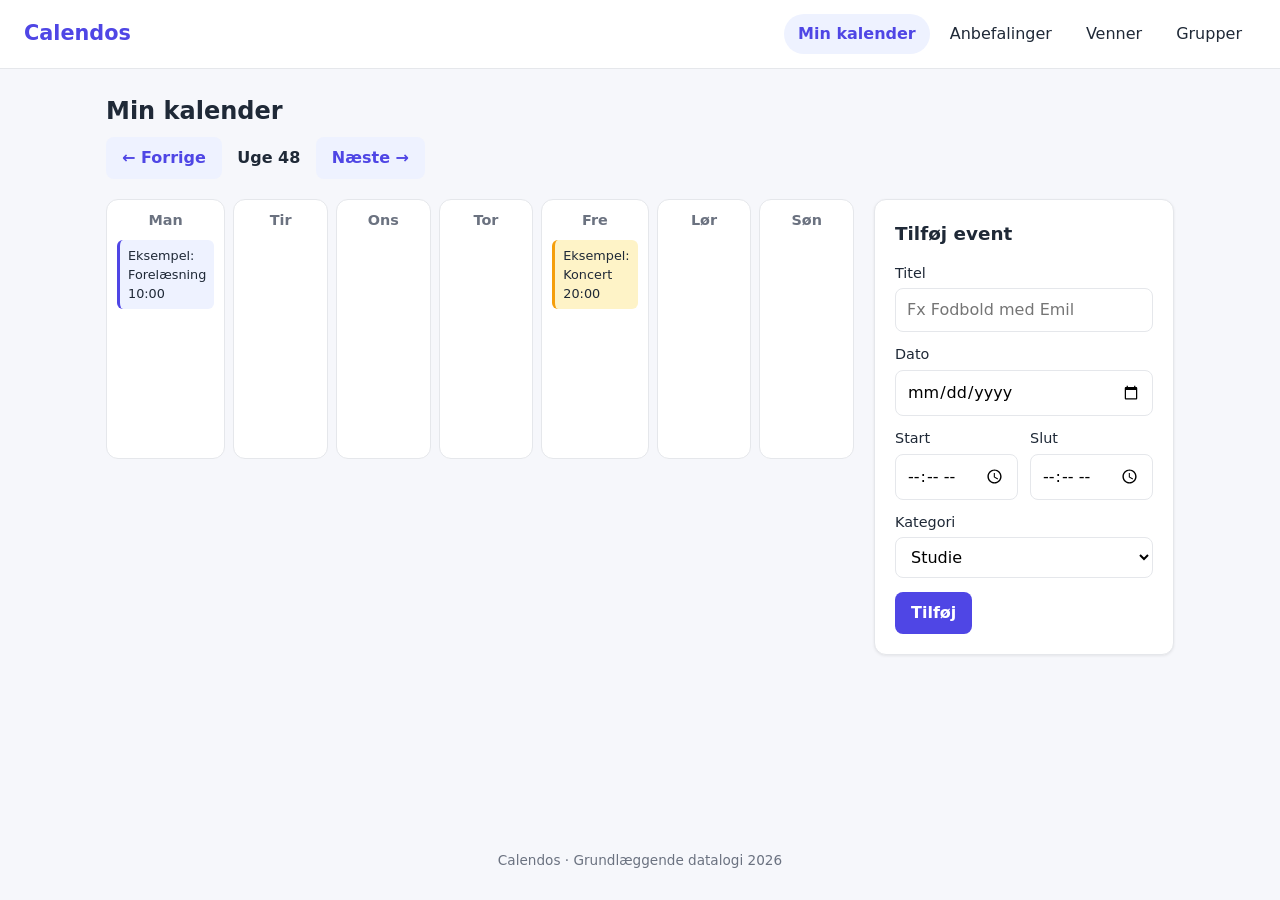
<file: index.html>
<!DOCTYPE html>
<html lang="da">
<head>
  <meta charset="UTF-8">
  <meta name="viewport" content="width=device-width, initial-scale=1.0">
  <title>Min kalender · Calendos</title>
  <!-- Fælles stil for alle sider -->
  <link rel="stylesheet" href="static/css/style.css">
  <!-- Stil kun for denne side -->
  <link rel="stylesheet" href="static/css/kalender.css">
</head>
<body>
  <!-- ===== Topmenu (samme på alle sider) ===== -->
  <header class="topbar">
    <a href="index.html" class="logo">Calendos</a>
    <nav class="menu">
      <a href="index.html" class="aktiv">Min kalender</a>
      <a href="anbefalinger.html">Anbefalinger</a>
      <a href="venner.html">Venner</a>
      <a href="grupper.html">Grupper</a>
    </nav>
  </header>

  <main class="indhold">
    <section class="side-top">
      <h1>Min kalender</h1>
      <div class="uge-styring">
        <!-- TODO (JS): knapperne skal skifte uge -->
        <button id="forrige-uge" class="knap knap-lys">&larr; Forrige</button>
        <span id="uge-titel">Uge 48</span>
        <button id="naeste-uge" class="knap knap-lys">Næste &rarr;</button>
      </div>
    </section>

    <div class="kalender-layout">
      <!-- Ugeoversigt: 7 dage. TODO (JS): fyld events ind i hver .dag-events -->
      <section id="uge" class="uge">
        <div class="dag"><h3>Man</h3><ul class="dag-events"><li class="event">Eksempel: Forelæsning 10:00</li></ul></div>
        <div class="dag"><h3>Tir</h3><ul class="dag-events"></ul></div>
        <div class="dag"><h3>Ons</h3><ul class="dag-events"></ul></div>
        <div class="dag"><h3>Tor</h3><ul class="dag-events"></ul></div>
        <div class="dag"><h3>Fre</h3><ul class="dag-events"><li class="event event-faelles">Eksempel: Koncert 20:00</li></ul></div>
        <div class="dag"><h3>Lør</h3><ul class="dag-events"></ul></div>
        <div class="dag"><h3>Søn</h3><ul class="dag-events"></ul></div>
      </section>

      <!-- Formular til at tilføje et event. TODO (JS): gem eventet når der trykkes -->
      <aside class="kort">
        <h2>Tilføj event</h2>
        <form id="nyt-event-form">
          <label for="event-titel">Titel</label>
          <input type="text" id="event-titel" placeholder="Fx Fodbold med Emil" required>

          <label for="event-dato">Dato</label>
          <input type="date" id="event-dato" required>

          <div class="to-kolonner">
            <div>
              <label for="event-start">Start</label>
              <input type="time" id="event-start">
            </div>
            <div>
              <label for="event-slut">Slut</label>
              <input type="time" id="event-slut">
            </div>
          </div>

          <label for="event-kategori">Kategori</label>
          <select id="event-kategori">
            <option value="studie">Studie</option>
            <option value="musik">Musik</option>
            <option value="sport">Sport</option>
            <option value="socialt">Socialt</option>
            <option value="andet">Andet</option>
          </select>

          <button type="submit" class="knap">Tilføj</button>
        </form>
      </aside>
    </div>
  </main>

  <footer class="bund">
    <p>Calendos · Grundlæggende datalogi 2026</p>
  </footer>

  <!-- JavaScript: data.js først (fælles datafunktioner), derefter sidens egen fil -->
  <script src="static/js/data.js"></script>
  <script src="static/js/kalender.js"></script>
</body>
</html>
</file>
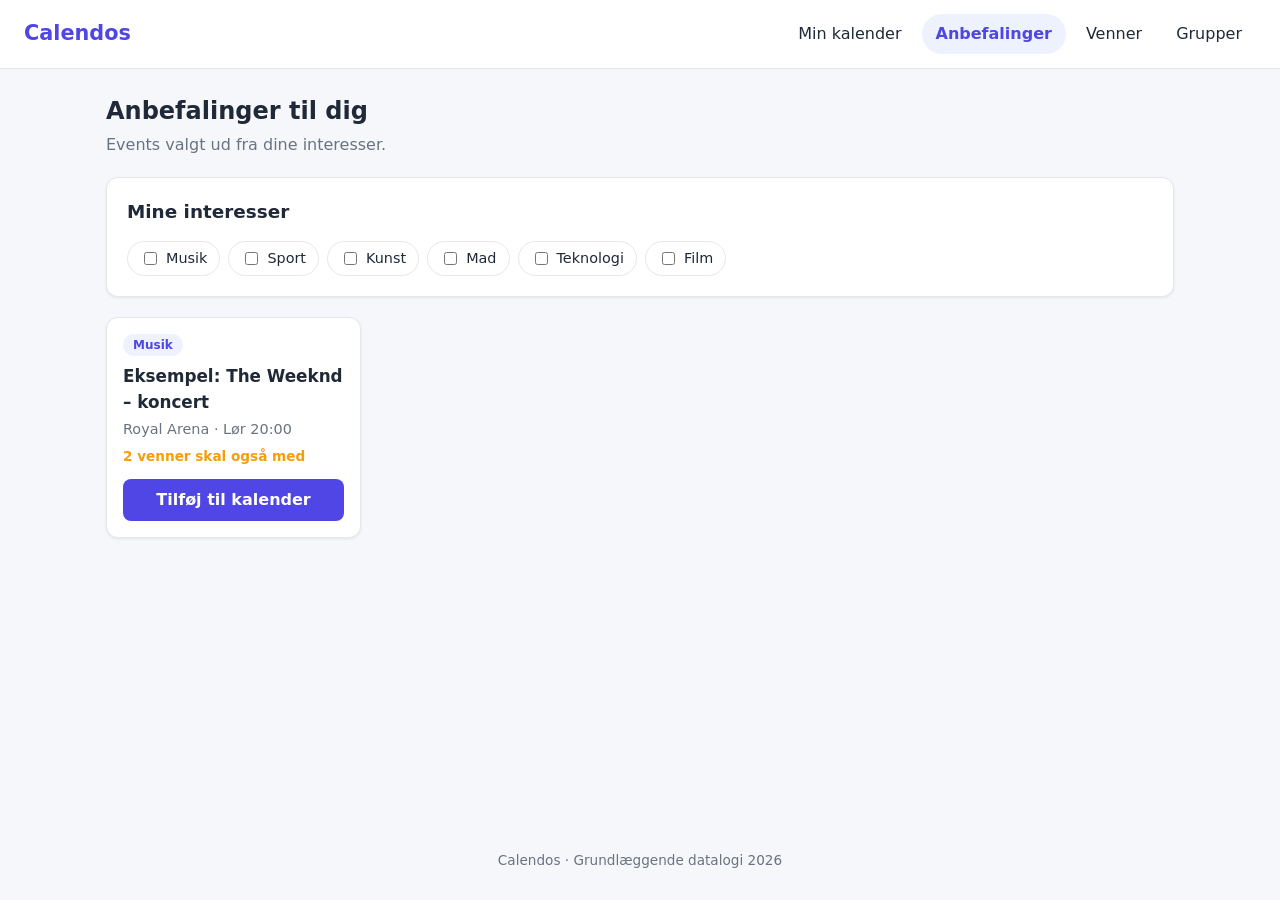
<file: anbefalinger.html>
<!DOCTYPE html>
<html lang="da">
<head>
  <meta charset="UTF-8">
  <meta name="viewport" content="width=device-width, initial-scale=1.0">
  <title>Anbefalinger · Calendos</title>
  <!-- Fælles stil for alle sider -->
  <link rel="stylesheet" href="static/css/style.css">
  <!-- Stil kun for denne side -->
  <link rel="stylesheet" href="static/css/anbefalinger.css">
</head>
<body>
  <!-- ===== Topmenu (samme på alle sider) ===== -->
  <header class="topbar">
    <a href="index.html" class="logo">Calendos</a>
    <nav class="menu">
      <a href="index.html">Min kalender</a>
      <a href="anbefalinger.html" class="aktiv">Anbefalinger</a>
      <a href="venner.html">Venner</a>
      <a href="grupper.html">Grupper</a>
    </nav>
  </header>

  <main class="indhold">
    <section class="side-top">
      <h1>Anbefalinger til dig</h1>
      <p class="undertekst">Events valgt ud fra dine interesser.</p>
    </section>

    <!-- Interesser. TODO (JS): gem valgte interesser og brug dem til at sortere events -->
    <section class="kort">
      <h2>Mine interesser</h2>
      <div id="interesser" class="tags">
        <label class="tag"><input type="checkbox" value="musik"> Musik</label>
        <label class="tag"><input type="checkbox" value="sport"> Sport</label>
        <label class="tag"><input type="checkbox" value="kunst"> Kunst</label>
        <label class="tag"><input type="checkbox" value="mad"> Mad</label>
        <label class="tag"><input type="checkbox" value="teknologi"> Teknologi</label>
        <label class="tag"><input type="checkbox" value="film"> Film</label>
      </div>
    </section>

    <!-- Liste med anbefalede events. TODO (JS): lav kortene ud fra data/events.json -->
    <section id="anbefalet-liste" class="gitter">
      <article class="event-kort">
        <span class="kategori">Musik</span>
        <h3>Eksempel: The Weeknd – koncert</h3>
        <p class="meta">Royal Arena · Lør 20:00</p>
        <p class="match">2 venner skal også med</p>
        <button class="knap">Tilføj til kalender</button>
      </article>
    </section>
  </main>

  <footer class="bund">
    <p>Calendos · Grundlæggende datalogi 2026</p>
  </footer>

  <!-- JavaScript: data.js først (fælles datafunktioner), derefter sidens egen fil -->
  <script src="static/js/data.js"></script>
  <script src="static/js/anbefalinger.js"></script>
</body>
</html>
</file>
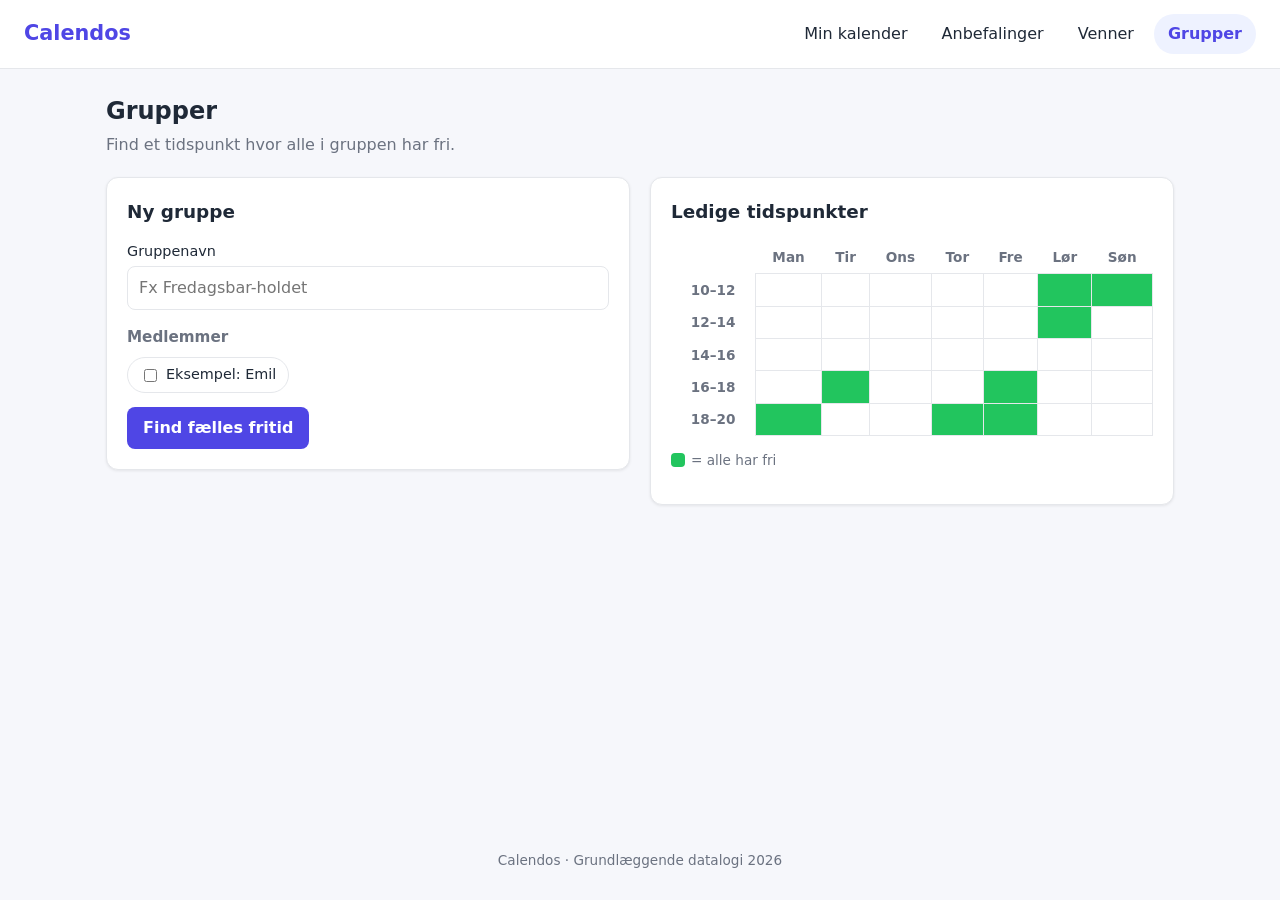
<file: grupper.html>
<!DOCTYPE html>
<html lang="da">
<head>
  <meta charset="UTF-8">
  <meta name="viewport" content="width=device-width, initial-scale=1.0">
  <title>Grupper · Calendos</title>
  <!-- Fælles stil for alle sider -->
  <link rel="stylesheet" href="static/css/style.css">
  <!-- Stil kun for denne side -->
  <link rel="stylesheet" href="static/css/grupper.css">
</head>
<body>
  <!-- ===== Topmenu (samme på alle sider) ===== -->
  <header class="topbar">
    <a href="index.html" class="logo">Calendos</a>
    <nav class="menu">
      <a href="index.html">Min kalender</a>
      <a href="anbefalinger.html">Anbefalinger</a>
      <a href="venner.html">Venner</a>
      <a href="grupper.html" class="aktiv">Grupper</a>
    </nav>
  </header>

  <main class="indhold">
    <section class="side-top">
      <h1>Grupper</h1>
      <p class="undertekst">Find et tidspunkt hvor alle i gruppen har fri.</p>
    </section>

    <div class="to-kolonner bred">
      <!-- Vælg gruppe og medlemmer. TODO (JS): hent venner og lav en gruppe -->
      <section class="kort">
        <h2>Ny gruppe</h2>
        <label for="gruppe-navn">Gruppenavn</label>
        <input type="text" id="gruppe-navn" placeholder="Fx Fredagsbar-holdet">
        <h3>Medlemmer</h3>
        <div id="medlemmer" class="tags">
          <label class="tag"><input type="checkbox" value="emil"> Eksempel: Emil</label>
        </div>
        <button id="find-tid" class="knap">Find fælles fritid</button>
      </section>

      <!-- Resultat. TODO (JS): marker de timer hvor ALLE er ledige -->
      <section class="kort">
        <h2>Ledige tidspunkter</h2>
        <table id="ledig-tabel" class="ledig-tabel">
          <thead>
            <tr><th></th><th>Man</th><th>Tir</th><th>Ons</th><th>Tor</th><th>Fre</th><th>Lør</th><th>Søn</th></tr>
          </thead>
          <tbody>
            <tr><th>10–12</th><td></td><td></td><td></td><td></td><td></td><td class="ledig"></td><td class="ledig"></td></tr>
            <tr><th>12–14</th><td></td><td></td><td></td><td></td><td></td><td class="ledig"></td><td></td></tr>
            <tr><th>14–16</th><td></td><td></td><td></td><td></td><td></td><td></td><td></td></tr>
            <tr><th>16–18</th><td></td><td class="ledig"></td><td></td><td></td><td class="ledig"></td><td></td><td></td></tr>
            <tr><th>18–20</th><td class="ledig"></td><td></td><td></td><td class="ledig"></td><td class="ledig"></td><td></td><td></td></tr>
          </tbody>
        </table>
        <p class="forklaring"><span class="prik ledig"></span> = alle har fri</p>
      </section>
    </div>
  </main>

  <footer class="bund">
    <p>Calendos · Grundlæggende datalogi 2026</p>
  </footer>

  <!-- JavaScript: data.js først (fælles datafunktioner), derefter sidens egen fil -->
  <script src="static/js/data.js"></script>
  <script src="static/js/grupper.js"></script>
</body>
</html>
</file>
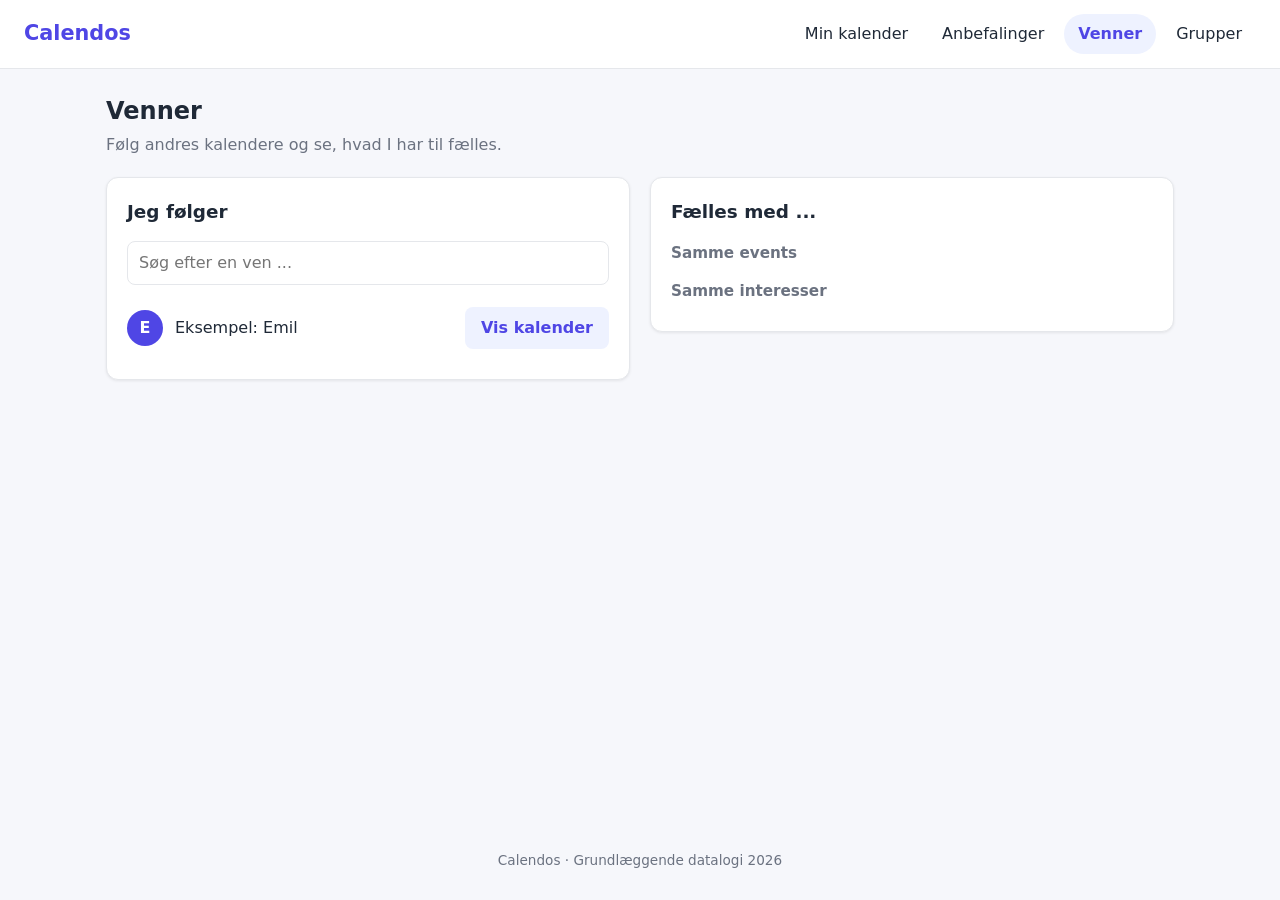
<file: venner.html>
<!DOCTYPE html>
<html lang="da">
<head>
  <meta charset="UTF-8">
  <meta name="viewport" content="width=device-width, initial-scale=1.0">
  <title>Venner · Calendos</title>
  <!-- Fælles stil for alle sider -->
  <link rel="stylesheet" href="static/css/style.css">
  <!-- Stil kun for denne side -->
  <link rel="stylesheet" href="static/css/venner.css">
</head>
<body>
  <!-- ===== Topmenu (samme på alle sider) ===== -->
  <header class="topbar">
    <a href="index.html" class="logo">Calendos</a>
    <nav class="menu">
      <a href="index.html">Min kalender</a>
      <a href="anbefalinger.html">Anbefalinger</a>
      <a href="venner.html" class="aktiv">Venner</a>
      <a href="grupper.html">Grupper</a>
    </nav>
  </header>

  <main class="indhold">
    <section class="side-top">
      <h1>Venner</h1>
      <p class="undertekst">Følg andres kalendere og se, hvad I har til fælles.</p>
    </section>

    <div class="to-kolonner bred">
      <!-- Venneliste. TODO (JS): lav listen ud fra data/users.json -->
      <section class="kort">
        <h2>Jeg følger</h2>
        <input type="search" id="soeg-ven" placeholder="Søg efter en ven ...">
        <ul id="venne-liste" class="liste">
          <li class="person">
            <span class="avatar">E</span>
            <span class="navn">Eksempel: Emil</span>
            <button class="knap knap-lys">Vis kalender</button>
          </li>
        </ul>
      </section>

      <!-- Fælles. TODO (JS): vis events og interesser, som du og vennen begge har -->
      <section class="kort">
        <h2>Fælles med <span id="valgt-ven">...</span></h2>
        <h3>Samme events</h3>
        <ul id="faelles-events" class="liste"></ul>
        <h3>Samme interesser</h3>
        <div id="faelles-interesser" class="tags"></div>
      </section>
    </div>
  </main>

  <footer class="bund">
    <p>Calendos · Grundlæggende datalogi 2026</p>
  </footer>

  <!-- JavaScript: data.js først (fælles datafunktioner), derefter sidens egen fil -->
  <script src="static/js/data.js"></script>
  <script src="static/js/venner.js"></script>
</body>
</html>
</file>
<file: static/css/style.css>
/* =========================================================
   style.css – FÆLLES stil for alle sider
   Farver og størrelser står som variabler her øverst,
   så hele siden kan skifte udseende ét sted.
   ========================================================= */

:root {
  --primaer: #4f46e5;        /* hovedfarve (knapper, links) */
  --primaer-lys: #eef2ff;    /* lys baggrund til aktive ting */
  --accent: #f59e0b;         /* fremhævning, fx fælles events */
  --ledig: #22c55e;          /* grøn = ledig tid */
  --tekst: #1f2937;
  --tekst-svag: #6b7280;
  --baggrund: #f6f7fb;
  --kort: #ffffff;
  --kant: #e5e7eb;
  --radius: 12px;
  --skygge: 0 1px 3px rgba(0, 0, 0, 0.08);
}

* { box-sizing: border-box; }

body {
  margin: 0;
  font-family: system-ui, -apple-system, "Segoe UI", Roboto, sans-serif;
  color: var(--tekst);
  background: var(--baggrund);
  line-height: 1.5;
  min-height: 100vh;
  display: flex;
  flex-direction: column;
}

/* ---------- Topmenu ---------- */
.topbar {
  display: flex;
  align-items: center;
  justify-content: space-between;
  flex-wrap: wrap;
  gap: 12px;
  padding: 14px 24px;
  background: var(--kort);
  border-bottom: 1px solid var(--kant);
}
.logo {
  font-weight: 700;
  font-size: 1.3rem;
  color: var(--primaer);
  text-decoration: none;
}
.menu { display: flex; gap: 6px; flex-wrap: wrap; }
.menu a {
  padding: 8px 14px;
  border-radius: 999px;
  color: var(--tekst);
  text-decoration: none;
}
.menu a:hover { background: var(--baggrund); }
.menu a.aktiv { background: var(--primaer-lys); color: var(--primaer); font-weight: 600; }

/* ---------- Sideindhold ---------- */
.indhold {
  flex: 1;
  width: 100%;
  max-width: 1100px;
  margin: 0 auto;
  padding: 24px 16px;
}
.side-top { margin-bottom: 20px; }
.side-top h1 { margin: 0 0 4px; }
.undertekst { margin: 0; color: var(--tekst-svag); }

/* ---------- Kort (hvid boks) ---------- */
.kort {
  background: var(--kort);
  border: 1px solid var(--kant);
  border-radius: var(--radius);
  box-shadow: var(--skygge);
  padding: 20px;
  margin-bottom: 20px;
}
.kort h2 { margin-top: 0; font-size: 1.15rem; }
.kort h3 { font-size: 0.95rem; color: var(--tekst-svag); margin: 16px 0 8px; }

/* ---------- Formularer ---------- */
label { display: block; font-size: 0.9rem; margin: 12px 0 4px; }
input[type="text"], input[type="search"], input[type="date"], input[type="time"], select {
  width: 100%;
  padding: 9px 11px;
  border: 1px solid var(--kant);
  border-radius: 8px;
  font: inherit;
  background: #fff;
}
input:focus, select:focus { outline: 2px solid var(--primaer); outline-offset: 1px; }

/* ---------- Knapper ---------- */
.knap {
  display: inline-block;
  margin-top: 14px;
  padding: 9px 16px;
  border: none;
  border-radius: 8px;
  background: var(--primaer);
  color: #fff;
  font: inherit;
  font-weight: 600;
  cursor: pointer;
}
.knap:hover { filter: brightness(1.1); }
.knap-lys { background: var(--primaer-lys); color: var(--primaer); margin-top: 0; }

/* ---------- Tags (interesser) ---------- */
.tags { display: flex; flex-wrap: wrap; gap: 8px; }
.tag {
  display: inline-flex;
  align-items: center;
  gap: 6px;
  margin: 0;
  padding: 6px 12px;
  border: 1px solid var(--kant);
  border-radius: 999px;
  cursor: pointer;
}
.tag:has(input:checked) { background: var(--primaer-lys); border-color: var(--primaer); }

/* ---------- Lister ---------- */
.liste { list-style: none; padding: 0; margin: 0; }

/* ---------- Layout-hjælpere ---------- */
.to-kolonner { display: grid; grid-template-columns: 1fr 1fr; gap: 12px; }
.to-kolonner > * { min-width: 0; }
.to-kolonner.bred { gap: 20px; align-items: start; }

/* ---------- Bund ---------- */
.bund { text-align: center; color: var(--tekst-svag); font-size: 0.85rem; padding: 16px; }

/* ---------- Mobil ---------- */
@media (max-width: 700px) {
  .to-kolonner.bred { grid-template-columns: 1fr; }
}
</file>
<file: static/css/kalender.css>
/* kalender.css – kun til index.html (Min kalender) */

.uge-styring { display: flex; align-items: center; gap: 12px; margin-top: 8px; }
#uge-titel { font-weight: 600; min-width: 70px; text-align: center; }

.kalender-layout { display: grid; grid-template-columns: 1fr 300px; gap: 20px; align-items: start; }

.uge { display: grid; grid-template-columns: repeat(7, 1fr); gap: 8px; }
.dag {
  background: var(--kort);
  border: 1px solid var(--kant);
  border-radius: var(--radius);
  min-height: 260px;
  padding: 10px;
}
.dag h3 { margin: 0 0 8px; font-size: 0.9rem; color: var(--tekst-svag); text-align: center; }
.dag-events { list-style: none; padding: 0; margin: 0; display: flex; flex-direction: column; gap: 6px; }

/* Et event i kalenderen */
.event {
  background: var(--primaer-lys);
  border-left: 3px solid var(--primaer);
  border-radius: 6px;
  padding: 6px 8px;
  font-size: 0.8rem;
}
/* Event som en ven også skal til */
.event-faelles { background: #fef3c7; border-left-color: var(--accent); }

@media (max-width: 900px) {
  .kalender-layout { grid-template-columns: 1fr; }
  .uge { grid-template-columns: repeat(2, 1fr); }
  .dag { min-height: 120px; }
}
</file>
<file: static/css/anbefalinger.css>
/* anbefalinger.css – kun til anbefalinger.html */

.gitter { display: grid; grid-template-columns: repeat(auto-fill, minmax(240px, 1fr)); gap: 16px; }

.event-kort {
  background: var(--kort);
  border: 1px solid var(--kant);
  border-radius: var(--radius);
  box-shadow: var(--skygge);
  padding: 16px;
  display: flex;
  flex-direction: column;
}
.event-kort h3 { margin: 8px 0 4px; font-size: 1.05rem; }
.event-kort .knap { margin-top: auto; }

.kategori {
  align-self: flex-start;
  font-size: 0.75rem;
  font-weight: 600;
  padding: 2px 10px;
  border-radius: 999px;
  background: var(--primaer-lys);
  color: var(--primaer);
}
.meta { margin: 0 0 6px; color: var(--tekst-svag); font-size: 0.9rem; }
.match { margin: 0 0 12px; color: var(--accent); font-size: 0.85rem; font-weight: 600; }
</file>
<file: static/css/grupper.css>
/* grupper.css – kun til grupper.html */

.ledig-tabel { width: 100%; border-collapse: collapse; font-size: 0.85rem; }
.ledig-tabel th { font-weight: 600; color: var(--tekst-svag); padding: 6px; }
.ledig-tabel td { border: 1px solid var(--kant); height: 32px; }

/* En celle hvor alle i gruppen har fri */
.ledig-tabel td.ledig { background: var(--ledig); }

.forklaring { display: flex; align-items: center; gap: 6px; font-size: 0.85rem; color: var(--tekst-svag); }
.prik { width: 14px; height: 14px; border-radius: 4px; display: inline-block; }
.prik.ledig { background: var(--ledig); }
</file>
<file: static/css/venner.css>
/* venner.css – kun til venner.html */

#soeg-ven { margin-bottom: 12px; }

.person {
  display: flex;
  align-items: center;
  gap: 12px;
  padding: 10px 0;
  border-bottom: 1px solid var(--kant);
}
.person:last-child { border-bottom: none; }
.person .navn { flex: 1; }

.avatar {
  width: 36px;
  height: 36px;
  border-radius: 50%;
  display: grid;
  place-items: center;
  background: var(--primaer);
  color: #fff;
  font-weight: 700;
}
</file>
